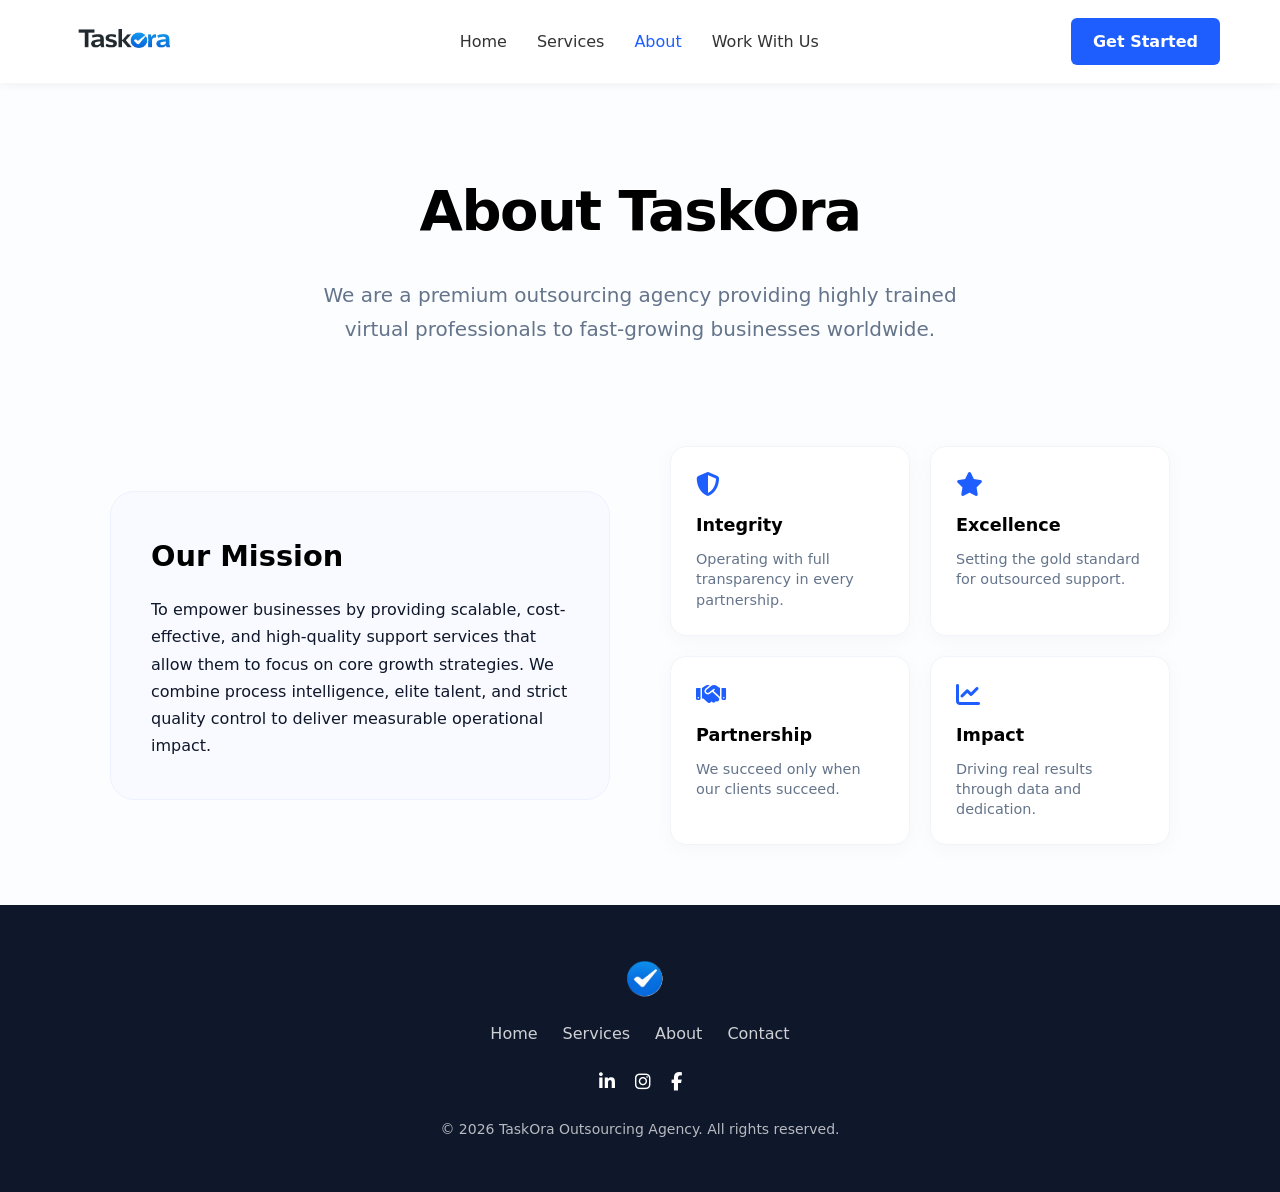
<file: about.html>
<!DOCTYPE html>
<html lang="en">
<head>
    <meta charset="UTF-8">
    <meta name="viewport" content="width=device-width, initial-scale=1.0">
    <title>TaskOra | About Us</title>
    <link rel="stylesheet" href="https://cdnjs.cloudflare.com/ajax/libs/font-awesome/6.5.1/css/all.min.css">
      <link rel="icon" type="image/png" href="favicon.png">
    <style>
        /* ---------- MOBILE FIX + RESPONSIVE IMAGES ---------- */

img{
max-width:100%;
height:auto;
display:block;
}

/* MOBILE RESPONSIVE FIX */
@media (max-width:768px){

nav{
padding:12px 20px;
}

.nav-links{
display:none;
}

.cta-nav{
padding:10px 16px;
font-size:0.85rem;
}

/* HERO FIX */
.hero{
padding:110px 20px 70px;
}

.hero h1{
font-size:2.2rem;
line-height:1.2;
}

.hero p{
font-size:1rem;
padding:0 10px;
}

/* FEATURES */
.features-header{
padding:60px 20px 20px;
}

.features{
padding:0 20px 60px;
gap:20px;
}

.feature{
padding:30px 20px;
}

/* SERVICES GRID */
.grid{
grid-template-columns:1fr;
gap:20px;
}

.card{
padding:25px;
}

/* PROCESS SECTION */
.steps{
grid-template-columns:1fr;
gap:25px;
}

/* STATS */
.stats{
padding:60px 20px;
}

.stat-number{
font-size:2.4rem;
}

/* FOOTER */
footer{
padding:40px 20px 20px;
}

.footer-links{
flex-direction:column;
gap:10px;
}

}
  /* MOBILE OPTIMIZATION */
@media (max-width:768px){

nav{
padding:12px 20px;
}

.nav-links{
display:flex;
gap:15px;
font-size:14px;
}

.cta-nav{
padding:10px 16px;
font-size:0.85rem;
}

.hero{
padding:120px 20px 80px;
}

.hero h1{
font-size:2.2rem;
letter-spacing:-1px;
}

.hero p{
font-size:1rem;
padding:0 10px;
}

.features-header{
padding:60px 20px 20px;
}

.features{
padding:0 20px 60px;
gap:20px;
}

.feature{
padding:30px 20px;
}

.how-it-works{
padding:60px 20px;
}

.steps{
grid-template-columns:1fr;
gap:25px;
}

.stats{
padding:60px 20px;
}

.stat-number{
font-size:2.5rem;
}

footer{
padding:40px 20px 20px;
}

.footer-links{
flex-direction:column;
gap:10px;
}

}
        :root {
            --primary: #1e5eff;
            --primary-dark: #1a1a1a;
            --text-dark: #0f172a;
            --text-muted: #64748b;
            --pure-black: #000000;
        }

        * {
            margin: 0;
            padding: 0;
            box-sizing: border-box;
            font-family: 'Inter', system-ui, -apple-system, sans-serif;
        }

        body {
            background: #fcfdfe;
            color: var(--text-dark);
            line-height: 1.7;
        }

        /* Navigation Style Consistency */
        nav {
            display: flex;
            align-items: center;
            justify-content: space-between;
            padding: 18px 60px;
            background: white;
            box-shadow: 0 2px 10px rgba(0,0,0,0.05);
            position: sticky;
            top: 0;
            z-index: 1000;
        }

        .nav-logo img { height: 45px; }
        .nav-links { display: flex; gap: 30px; }
        .nav-links a { text-decoration: none; color: #333; font-weight: 500; transition: 0.3s; }
        .nav-links a:hover, .nav-links a.current { color: var(--primary); }
        .cta-nav { background: var(--primary); color: white !important; padding: 10px 22px; border-radius: 6px; text-decoration: none; font-weight: 600; }

        /* Hero Section */
        .about-hero {
            max-width: 900px;
            margin: auto;
            padding: 80px 20px 40px;
            text-align: center;
        }

        .about-hero h1 {
            font-size: clamp(2.5rem, 5vw, 3.5rem);
            font-weight: 800;
            letter-spacing: -1.5px;
            /* Changed from gradient to Black */
            color: var(--pure-black);
            margin-bottom: 20px;
        }

        .lead-text {
            font-size: 1.25rem;
            color: var(--text-muted);
            max-width: 700px;
            margin: auto;
        }

        /* Mission & Values Grid */
        .content-section {
            max-width: 1100px;
            margin: 60px auto;
            padding: 0 20px;
            display: grid;
            grid-template-columns: 1fr 1fr;
            gap: 60px;
            align-items: center;
        }

        .mission-box {
            background: #f8faff;
            padding: 40px;
            border-radius: 24px;
            border: 1px solid #eef2ff;
        }

        .mission-box h2 {
            /* Changed from Primary Blue to Black */
            color: var(--pure-black);
            margin-bottom: 15px;
            font-size: 1.8rem;
            font-weight: 700;
        }

        .values-grid {
            display: grid;
            grid-template-columns: 1fr 1fr;
            gap: 20px;
        }

        .value-card {
            background: white;
            padding: 25px;
            border-radius: 16px;
            box-shadow: 0 4px 20px rgba(0,0,0,0.03);
            border: 1px solid #f1f5f9;
            transition: 0.3s;
        }

        .value-card:hover {
            transform: translateY(-5px);
            border-color: var(--primary);
        }

        .value-card i {
            color: var(--primary);
            font-size: 1.5rem;
            margin-bottom: 15px;
            display: block;
        }

        .value-card h4 {
            margin-bottom: 8px;
            font-size: 1.1rem;
            color: var(--pure-black);
        }

        .value-card p {
            font-size: 0.9rem;
            color: var(--text-muted);
            line-height: 1.4;
        }

        /* Stats Section Enhancements */
        .stats-enhanced {
            background: var(--text-dark);
            color: white;
            padding: 80px 20px;
            display: flex;
            justify-content: center;
            flex-wrap: wrap;
            gap: 60px;
            margin-top: 40px;
        }

        .stat-item {
            text-align: center;
            min-width: 150px;
        }

        .stat-number-enhanced {
            display: block;
            font-size: 3rem;
            font-weight: 800;
            color: #38bdf8;
            margin-bottom: 5px;
        }

        .stat-label-enhanced {
            text-transform: uppercase;
            letter-spacing: 1px;
            font-size: 0.85rem;
            opacity: 0.8;
        }

        /* Responsive */
        @media (max-width: 850px) {
            .content-section { grid-template-columns: 1fr; }
            .nav-links { display: none; }
            nav { padding: 15px 30px; }
            .stats-enhanced { gap: 30px; }
        }

        /* FOOTER PRESERVATION */
        footer {
            background: #0f172a;
            color: white;
            padding: 50px 20px;
            margin-top: 0;
        }
        .footer-content {
            max-width: 1100px;
            margin: auto;
            display: flex;
            flex-direction: column;
            align-items: center;
            gap: 20px;
        }
        .footer-logo { height: 45px; }
        .footer-links { display: flex; gap: 25px; }
        .footer-links a { color: white; text-decoration: none; opacity: 0.8; }
        .footer-links a:hover { opacity: 1; }
        .social-icons { display: flex; gap: 20px; font-size: 18px; }
        .social-icons a { color: white; }
        .copyright { text-align: center; margin-top: 20px; opacity: 0.7; font-size: 14px; }
    </style>
</head>
<body>

    <nav>
        <div class="nav-logo">
            <a href="index.html">
                <img src="p3.png" alt="TaskCore Logo">
            </a>
        </div>
        <div class="nav-links">
            <a href="index.html">Home</a>
            <a href="services.html">Services</a>
            <a href="about.html" class="current">About</a>
            <a href="contact.html">Work With Us</a>
        </div>
        <a href="contact.html" class="cta-nav">Get Started</a>
    </nav>

    <header class="about-hero">
        <h1>About TaskOra</h1>
        <p class="lead-text">
            We are a premium outsourcing agency providing highly trained virtual professionals to fast-growing businesses worldwide.
        </p>
    </header>

    <section class="content-section">
        <div class="mission-box">
            <h2>Our Mission</h2>
            <p>To empower businesses by providing scalable, cost-effective, and high-quality support services that allow them to focus on core growth strategies. We combine process intelligence, elite talent, and strict quality control to deliver measurable operational impact.</p>
        </div>

        <div class="values-grid">
            <div class="value-card">
                <i class="fas fa-shield-alt"></i>
                <h4>Integrity</h4>
                <p>Operating with full transparency in every partnership.</p>
            </div>
            <div class="value-card">
                <i class="fas fa-star"></i>
                <h4>Excellence</h4>
                <p>Setting the gold standard for outsourced support.</p>
            </div>
            <div class="value-card">
                <i class="fas fa-handshake"></i>
                <h4>Partnership</h4>
                <p>We succeed only when our clients succeed.</p>
            </div>
            <div class="value-card">
                <i class="fas fa-chart-line"></i>
                <h4>Impact</h4>
                <p>Driving real results through data and dedication.</p>
            </div>
        </div>
    </section>
<footer>
    <div class="footer-content">
        <img class="footer-logo" src="p5.png" alt="Taskora Logo">
        <div class="footer-links">
            <a href="index.html">Home</a>
            <a href="services.html">Services</a>
            <a href="about.html">About</a>
            <a href="contact.html">Contact</a>
        </div>
       <div class="social-icons">
            <a href="https://www.linkedin.com/in/taskora-undefined-a011b73b6/"target="_blank"rel="noopener"><i class="fab fa-linkedin-in"></i></a>
            <a href="https://www.instagram.com/taskcore.agency?igsh=dGJucmx0OGR5Nzl0"target="_blank"rel="noopener"><i class="fab fa-instagram"></i></a>
            <a href="https://www.facebook.com/profile.php?id=61585545254687"target="_blank"rel="noopener"><i class="fab fa-facebook-f"></i></a>
        </div>
    </div>
    <div class="copyright">
        <p>&copy; 2026 TaskOra Outsourcing Agency. All rights reserved.</p>
    </div>
</footer>


    <script>
        const observerOptions = { threshold: 0.5 };
        const observer = new IntersectionObserver((entries) => {
            entries.forEach(entry => {
                if(entry.isIntersecting) {
                    const stat = entry.target;
                    const endVal = parseInt(stat.getAttribute('data-val'));
                    let startVal = 0;
                    const duration = 1500;
                    const step = endVal / (duration / 16);

                    const animate = () => {
                        startVal += step;
                        if(startVal < endVal) {
                            stat.innerText = Math.floor(startVal) + (endVal === 99 || endVal === 40 ? '%' : (endVal === 50 ? '+' : ''));
                            requestAnimationFrame(animate);
                        } else {
                            stat.innerText = endVal + (endVal === 99 || endVal === 40 ? '%' : (endVal === 50 ? '+' : ''));
                        }
                    };
                    animate();
                    observer.unobserve(stat);
                }
            });
        }, observerOptions);

        document.querySelectorAll('.stat-number-enhanced').forEach(el => observer.observe(el));
    </script>
    <style>
    /* REDESIGNED CARDS SECTION */
    .features {
        display: grid;
        grid-template-columns: repeat(auto-fit, minmax(300px, 1fr));
        gap: 40px;
        padding: 40px 10% 100px;
        background: var(--bg);
    }

    .feature {
        position: relative;
        padding: 60px 40px 45px;
        background: #ffffff;
        border-radius: 30px;
        border: 1px solid rgba(0, 74, 173, 0.08);
        transition: all 0.5s cubic-bezier(0.23, 1, 0.32, 1);
        display: flex;
        flex-direction: column;
        align-items: flex-start; /* Left aligned for a professional look */
        text-align: left;
        overflow: hidden;
    }

    /* Decorative background element that appears on hover */
    .feature::before {
        content: '';
        position: absolute;
        top: -50%;
        right: -50%;
        width: 100%;
        height: 100%;
        background: radial-gradient(circle, rgba(0, 212, 255, 0.1) 0%, transparent 70%);
        transition: all 0.6s ease;
        z-index: 0;
    }

    .feature:hover {
        transform: translateY(-15px);
        box-shadow: 0 30px 60px rgba(0, 74, 173, 0.12);
        border-color: var(--primary);
    }

    .feature:hover::before {
        top: -20%;
        right: -20%;
    }

    /* Icon redesign: Floating Glass Style */
    .feature-icon {
        position: relative;
        z-index: 1;
        width: 65px;
        height: 65px;
        background: var(--primary);
        color: #fff;
        display: flex;
        align-items: center;
        justify-content: center;
        border-radius: 20px;
        font-size: 1.8rem;
        margin-bottom: 30px;
        box-shadow: 0 10px 20px rgba(0, 74, 173, 0.2);
        transition: all 0.4s ease;
    }

    .feature:hover .feature-icon {
        transform: scale(1.1) rotate(-5deg);
        background: var(--primary-dark);
        box-shadow: 0 15px 30px rgba(6, 17, 33, 0.3);
    }

    .feature h3 {
        position: relative;
        z-index: 1;
        font-size: 1.5rem;
        font-weight: 800;
        color: var(--primary-dark);
        margin-bottom: 15px;
        letter-spacing: -0.5px;
    }

    .feature p {
        position: relative;
        z-index: 1;
        color: var(--muted);
        line-height: 1.7;
        font-size: 1rem;
        margin-bottom: 25px;
    }

    /* Interactive "Learn More" link */
    .feature-link {
        position: relative;
        z-index: 1;
        font-weight: 700;
        font-size: 0.9rem;
        color: var(--primary);
        display: flex;
        align-items: center;
        gap: 8px;
        text-decoration: none;
        opacity: 0;
        transform: translateX(-10px);
        transition: all 0.4s ease;
    }

    .feature:hover .feature-link {
        opacity: 1;
        transform: translateX(0);
    }

    .feature-link i {
        font-size: 0.8rem;
        transition: transform 0.3s ease;
    }

    .feature:hover .feature-link i {
        transform: translateX(5px);
    }
</style>

</body>
</html>
</file>
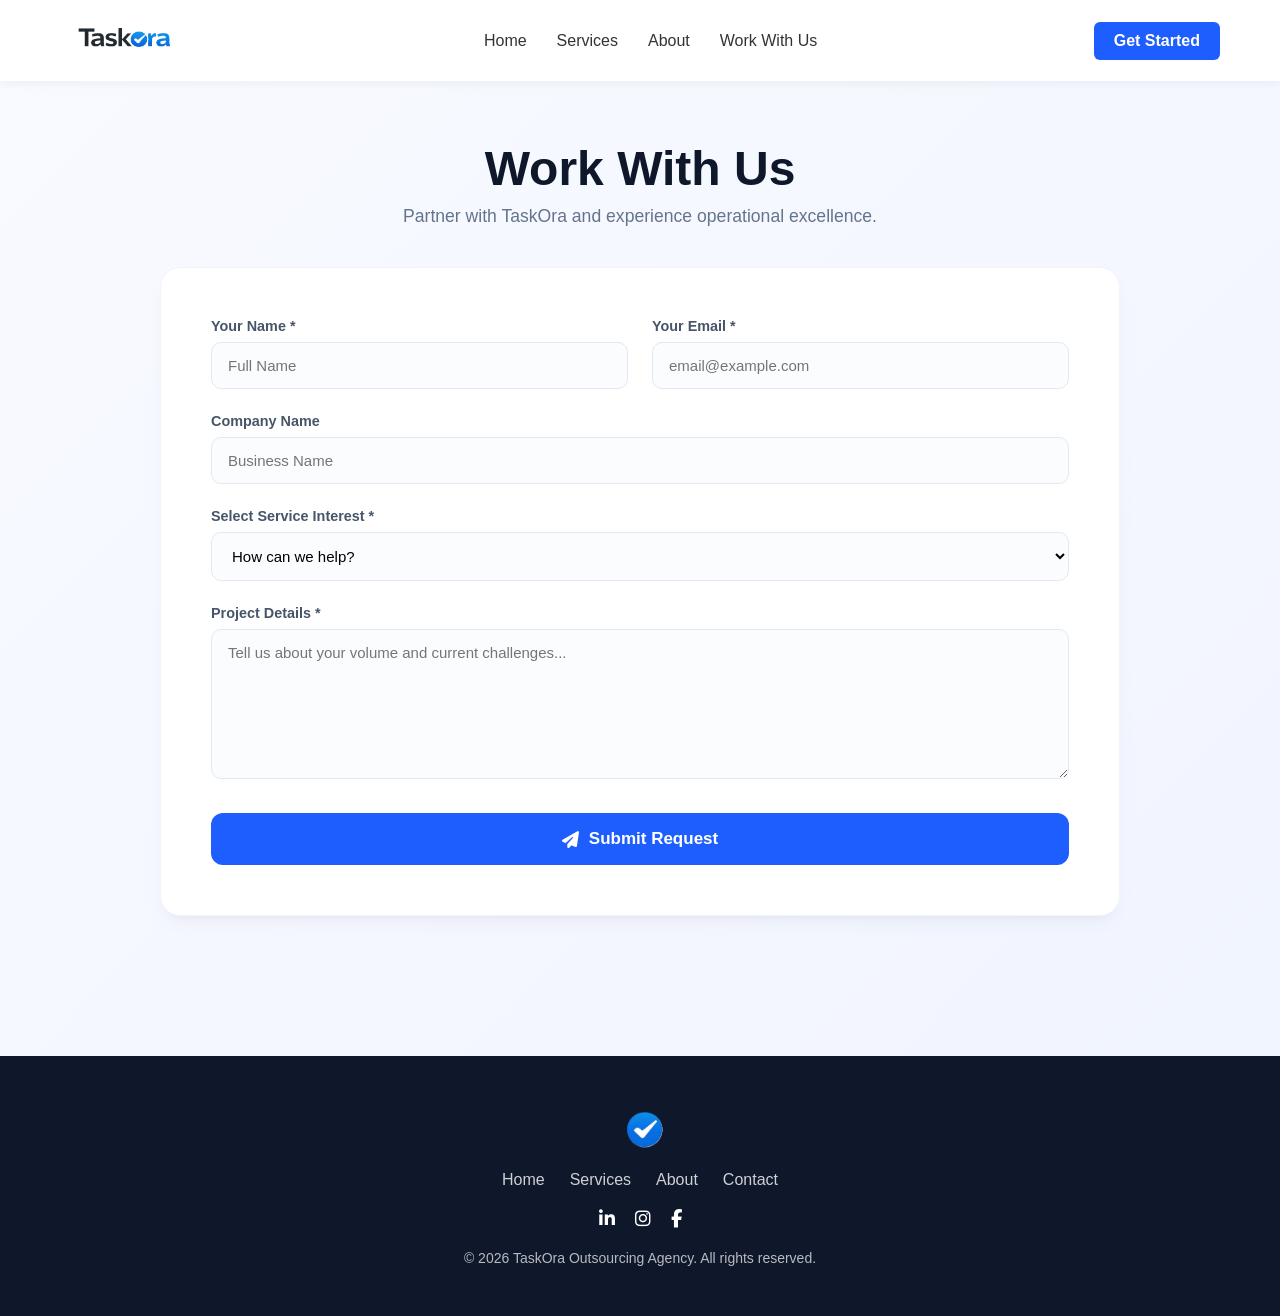
<file: contact.html>
<!DOCTYPE html>
<html lang="en">
<head>
<meta charset="UTF-8">
<meta name="viewport" content="width=device-width, initial-scale=1.0">
<title>TaskOra | Work With Us</title>
<link rel="stylesheet" href="https://cdnjs.cloudflare.com/ajax/libs/font-awesome/6.5.1/css/all.min.css">
  <link rel="icon" type="image/png" href="favicon.png">
<style>
      /* MOBILE OPTIMIZATION */
@media (max-width:768px){

nav{
padding:12px 20px;
}
.nav-links{
display:flex;
gap:15px;
font-size:14px;
}

.cta-nav{
padding:10px 16px;
font-size:0.85rem;
}

.hero{
padding:120px 20px 80px;
}

.hero h1{
font-size:2.2rem;
letter-spacing:-1px;
}

.hero p{
font-size:1rem;
padding:0 10px;
}

.features-header{
padding:60px 20px 20px;
}

.features{
padding:0 20px 60px;
gap:20px;
}

.feature{
padding:30px 20px;
}

.how-it-works{
padding:60px 20px;
}

.steps{
grid-template-columns:1fr;
gap:25px;
}

.stats{
padding:60px 20px;
}

.stat-number{
font-size:2.5rem;
}

footer{
padding:40px 20px 20px;
}

.footer-links{
flex-direction:column;
gap:10px;
}

}
    /* ---------- MOBILE FIX + RESPONSIVE IMAGES ---------- */

img{
max-width:100%;
height:auto;
display:block;
}

/* MOBILE RESPONSIVE FIX */
@media (max-width:768px){

nav{
padding:12px 20px;
}

.nav-links{
display:none;
}

.cta-nav{
padding:10px 16px;
font-size:0.85rem;
}

/* HERO FIX */
.hero{
padding:110px 20px 70px;
}

.hero h1{
font-size:2.2rem;
line-height:1.2;
}

.hero p{
font-size:1rem;
padding:0 10px;
}

/* FEATURES */
.features-header{
padding:60px 20px 20px;
}

.features{
padding:0 20px 60px;
gap:20px;
}

.feature{
padding:30px 20px;
}

/* SERVICES GRID */
.grid{
grid-template-columns:1fr;
gap:20px;
}

.card{
padding:25px;
}

/* PROCESS SECTION */
.steps{
grid-template-columns:1fr;
gap:25px;
}

/* STATS */
.stats{
padding:60px 20px;
}

.stat-number{
font-size:2.4rem;
}

/* FOOTER */
footer{
padding:40px 20px 20px;
}

.footer-links{
flex-direction:column;
gap:10px;
}

}
/* Global Styles */
*{
    margin:0;
    padding:0;
    box-sizing:border-box;
    font-family: 'Inter', -apple-system, BlinkMacSystemFont, "Segoe UI", Roboto, sans-serif;
}

body{
    background: linear-gradient(135deg,#f8faff,#f0f4ff);
    color:#1a1a1a;
}

/* Nav Section */
nav{
    display:flex;
    align-items:center;
    justify-content:space-between;
    padding:18px 60px;
    background:white;
    box-shadow:0 2px 10px rgba(0,0,0,0.05);
}

.nav-logo img{ height:45px; }

.nav-links{ display:flex; gap:30px; }

.nav-links a{
    text-decoration:none;
    color:#333;
    font-weight:500;
    transition: 0.3s;
}

.nav-links a:hover{ color:#1e5eff; }

.cta-nav{
    background:#1e5eff;
    color:white;
    padding:10px 20px;
    border-radius:6px;
    text-decoration:none;
    font-weight:600;
}

/* Main Page Content */
.page{
    max-width:1000px;
    margin:auto;
    padding:60px 20px;
    text-align:center;
}

.page h1{
    font-size:3rem;
    margin-bottom:10px;
    color: #0f172a;
    font-weight: 800;
}

.page p{
    color:#64748b;
    margin-bottom:40px;
    font-size: 1.1rem;
}

/* THE IMPROVED FORM */
.form-container {
    background: white;
    padding: 50px;
    border-radius: 20px;
    box-shadow: 0 10px 25px -5px rgba(0, 0, 0, 0.04), 0 8px 10px -6px rgba(0, 0, 0, 0.04);
    border: 1px solid #f1f5f9;
}

.form {
    display: grid;
    grid-template-columns: repeat(2, 1fr); /* Two columns */
    gap: 24px;
    text-align: left;
}

/* Full width for specific fields */
.full-width {
    grid-column: span 2;
}

.field-group {
    display: flex;
    flex-direction: column;
    gap: 8px;
}

.field-group label {
    font-size: 0.9rem;
    font-weight: 600;
    color: #475569;
}

.form input,
.form select,
.form textarea {
    width: 100%;
    padding: 14px 16px;
    border-radius: 10px;
    border: 1.5px solid #e2e8f0;
    font-size: 15px;
    background: #fbfcfe;
    transition: all 0.3s ease;
}

.form textarea {
    min-height: 150px;
}

.form input:focus,
.form select:focus,
.form textarea:focus {
    outline: none;
    border-color: #1e5eff;
    background: white;
    box-shadow: 0 0 0 4px rgba(30, 94, 255, 0.1);
}

.form button {
    grid-column: span 2;
    background: #1e5eff;
    color: white;
    padding: 16px;
    border: none;
    border-radius: 12px;
    font-size: 17px;
    font-weight: 700;
    cursor: pointer;
    transition: all 0.3s;
    margin-top: 10px;
    display: flex;
    align-items: center;
    justify-content: center;
    gap: 10px;
}

.form button:hover {
    background: #0047cc;
    transform: translateY(-2px);
    box-shadow: 0 10px 20px rgba(30, 94, 255, 0.2);
}

#successMessage {
    display: none;
    margin-top: 30px;
    padding: 40px;
    background: #f0fdf4;
    color: #166534;
    border-radius: 20px;
    border: 1px solid #bbf7d0;
}

#successMessage i {
    font-size: 3rem;
    margin-bottom: 15px;
    color: #22c55e;
}

/* FOOTER - DO NOT CHANGE */
footer{
background:#0f172a;
color:white;
padding:50px 20px;
margin-top:80px;
}

.footer-content{
max-width:1100px;
margin:auto;
display:flex;
flex-direction:column;
align-items:center;
gap:20px;
}

.footer-logo{
height:45px;
}

.footer-links{
display:flex;
gap:25px;
}

.footer-links a{
color:white;
text-decoration:none;
opacity:0.8;
}

.footer-links a:hover{
opacity:1;
}

.social-icons{
display:flex;
gap:20px;
font-size:18px;
}

.social-icons a{
color:white;
}

.copyright{
text-align:center;
margin-top:20px;
opacity:0.7;
font-size:14px;
}

/* Responsive Fix for form columns */
@media (max-width: 768px) {
    .form {
        grid-template-columns: 1fr;
    }
    .full-width {
        grid-column: span 1;
    }
    nav { padding: 15px 25px; }
    .nav-links { display: none; }
}
</style>
</head>

<body>

<nav>
    <div class="nav-logo">
        <a href="index.html">
            <img src="p3.png" alt="Taskora Logo">
        </a>
    </div>

    <div class="nav-links">
        <a href="index.html">Home</a>
        <a href="services.html">Services</a>
        <a href="about.html">About</a>
        <a href="contact.html">Work With Us</a>
    </div>

    <a href="contact.html" class="cta-nav">Get Started</a>
</nav>

<section class="page">
    <h1>Work With Us</h1>
    <p>Partner with TaskOra and experience operational excellence.</p>

    <div class="form-container">
        <form id="contactForm" class="form">
            <div class="field-group">
                <label>Your Name *</label>
                <input type="text" name="name" placeholder="Full Name" required>
            </div>

            <div class="field-group">
                <label>Your Email *</label>
                <input type="email" name="email" placeholder="email@example.com" required>
            </div>

            <div class="field-group full-width">
                <label>Company Name</label>
                <input type="text" name="company" placeholder="Business Name">
            </div>

            <div class="field-group full-width">
                <label>Select Service Interest *</label>
                <select name="service" required>
                    <option value="" disabled selected>How can we help?</option>
                    <option value="live_chat">Live Chat Support</option>
                    <option value="taxi_booking">Taxi Booking & Dispatch</option>
                    <option value="truck_dispatch">Truck Dispatching</option>
                    <option value="phone_support">Phone Support</option>
                    <option value="admin_tasks">Administrative Tasks</option>
                    <option value="other">Other</option>
                </select>
            </div>

            <div class="field-group full-width">
                <label>Project Details *</label>
                <textarea name="message" placeholder="Tell us about your volume and current challenges..." required></textarea>
            </div>

            <button type="submit">
                <i class="fa-solid fa-paper-plane"></i> Submit Request
            </button>
        </form>

        <div id="successMessage">
            <i class="fas fa-check-circle"></i>
            <h3>Thank You!</h3>
            <p>We’ve received your request. A member of our team will contact you within 48 hours.</p>
        </div>
    </div>
</section>

<footer>
    <div class="footer-content">
        <img class="footer-logo" src="p5.png" alt="Taskora Logo">
        <div class="footer-links">
            <a href="index.html">Home</a>
            <a href="services.html">Services</a>
            <a href="about.html">About</a>
            <a href="contact.html">Contact</a>
        </div>
       <div class="social-icons">
            <a href="www.linkedin.com/in/taskora-agency-a011b73b6"target="_blank"rel="noopener"><i class="fab fa-linkedin-in"></i></a>
            <a href="https://www.instagram.com/taskcore.agency?igsh=dGJucmx0OGR5Nzl0"target="_blank"rel="noopener"><i class="fab fa-instagram"></i></a>
            <a href="https://www.facebook.com/profile.php?id=61585545254687"target="_blank"rel="noopener"><i class="fab fa-facebook-f"></i></a>
        </div>
    </div>
    <div class="copyright">
        <p>&copy; 2026 TaskOra Outsourcing Agency. All rights reserved.</p>
    </div>
</footer>

<script>
const form = document.getElementById('contactForm');
const successMsg = document.getElementById('successMessage');

form.addEventListener('submit', function(e){
    e.preventDefault();
    
    // Simulate loading
    const btn = form.querySelector('button');
    btn.innerHTML = "Sending...";
    btn.style.opacity = "0.7";
    
    setTimeout(() => {
        form.style.display = "none";
        successMsg.style.display = "block";
        successMsg.scrollIntoView({ behavior: "smooth", block: "center" });
    }, 1000);
});
</script>

</body>
</html>
</file>
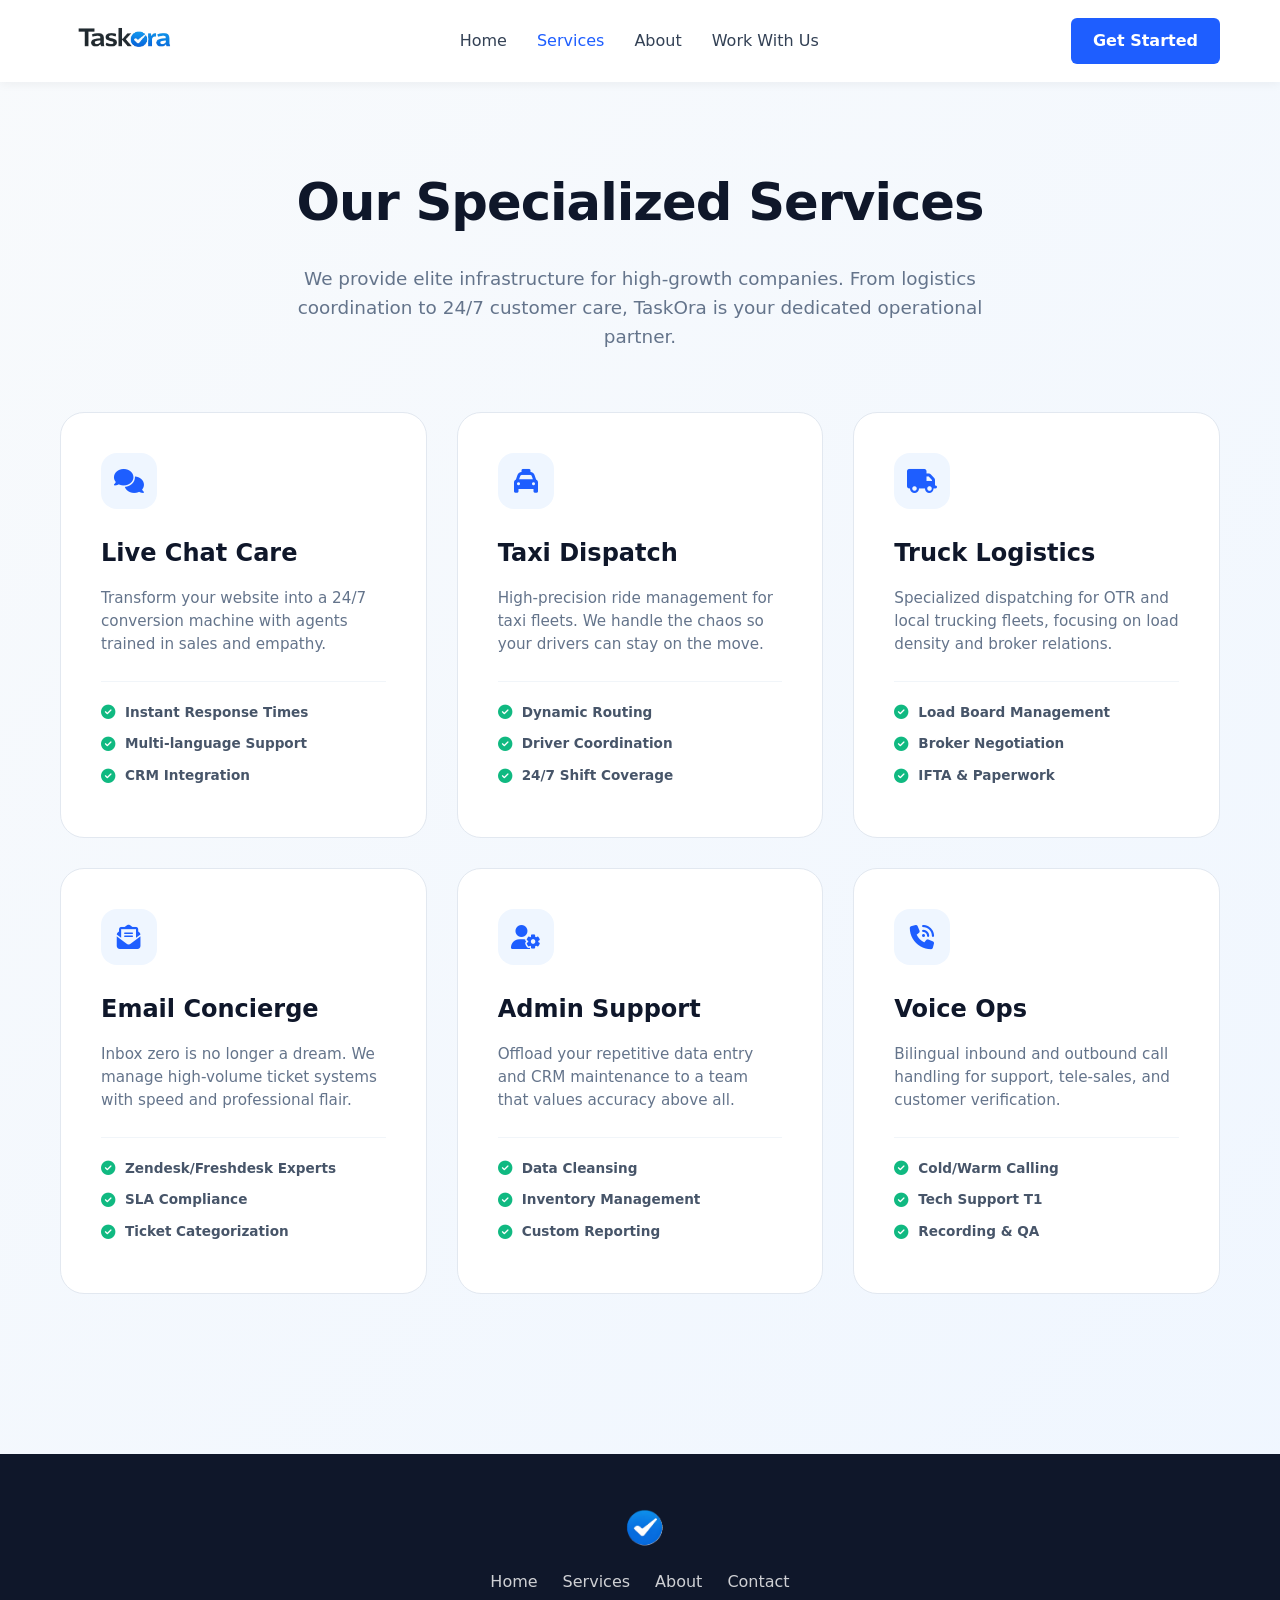
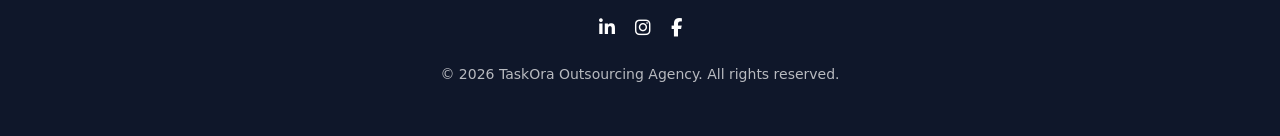
<file: services.html>
<!DOCTYPE html>
<html lang="en">
<head>
    <meta charset="UTF-8">
    <meta name="viewport" content="width=device-width, initial-scale=1.0">
    <title>TaskOra| Specialized Services</title>
    <link rel="stylesheet" href="https://cdnjs.cloudflare.com/ajax/libs/font-awesome/6.5.1/css/all.min.css">
     <link rel="icon" type="image/png" href="favicon.png">
   <style>
        /* ---------- MOBILE FIX + RESPONSIVE IMAGES ---------- */

img{
max-width:100%;
height:auto;
display:block;
}

/* MOBILE RESPONSIVE FIX */
@media (max-width:768px){

nav{
padding:12px 20px;
}

.nav-links{
display:none;
}

.cta-nav{
padding:10px 16px;
font-size:0.85rem;
}

/* HERO FIX */
.hero{
padding:110px 20px 70px;
}

.hero h1{
font-size:2.2rem;
line-height:1.2;
}

.hero p{
font-size:1rem;
padding:0 10px;
}

/* FEATURES */
.features-header{
padding:60px 20px 20px;
}

.features{
padding:0 20px 60px;
gap:20px;
}

.feature{
padding:30px 20px;
}

/* SERVICES GRID */
.grid{
grid-template-columns:1fr;
gap:20px;
}

.card{
padding:25px;
}

/* PROCESS SECTION */
.steps{
grid-template-columns:1fr;
gap:25px;
}

/* STATS */
.stats{
padding:60px 20px;
}

.stat-number{
font-size:2.4rem;
}

/* FOOTER */
footer{
padding:40px 20px 20px;
}

.footer-links{
flex-direction:column;
gap:10px;
}

}
        /* MOBILE OPTIMIZATION */
@media (max-width:768px){

nav{
padding:12px 20px;
}

.nav-links{
display:flex;
gap:15px;
font-size:14px;
}

.page{
padding:40px 20px;
}

.page h1{
font-size:2rem;
}

.page p.lead{
font-size:1rem;
margin-bottom:40px;
}

.grid{
grid-template-columns:1fr;
gap:20px;
}

.card{
padding:25px;
}

.card h3{
font-size:1.3rem;
}

.features-list li{
font-size:0.8rem;
}

.footer-links{
flex-direction:column;
gap:10px;
}

}
        /* Global & Layout Refinements */
        * {
            margin: 0;
            padding: 0;
            box-sizing: border-box;
            font-family: 'Inter', system-ui, -apple-system, sans-serif;
        }

        body {
            background: linear-gradient(135deg, #f8fafc 0%, #eff6ff 100%);
            color: #1e293b;
            line-height: 1.6;
        }

        /* Nav */
        nav {
            display: flex;
            align-items: center;
            justify-content: space-between;
            padding: 18px 60px;
            background: white;
            box-shadow: 0 2px 10px rgba(0,0,0,0.05);
            position: sticky;
            top: 0;
            z-index: 1000;
        }

        .nav-logo img { height: 45px; }
        .nav-links { display: flex; gap: 30px; }
        .nav-links a {
            text-decoration: none;
            color: #334155;
            font-weight: 500;
            transition: 0.3s;
        }
        .nav-links a.current, .nav-links a:hover { color: #1e5eff; }

        .cta-nav {
            background: #1e5eff;
            color: white !important;
            padding: 10px 22px;
            border-radius: 6px;
            text-decoration: none;
            font-weight: 600;
            transition: 0.3s;
        }

        /* Page Header */
        .page {
            max-width: 1200px;
            margin: auto;
            padding: 80px 20px;
            text-align: center;
        }

        .page h1 {
            font-size: clamp(2.2rem, 5vw, 3.2rem);
            font-weight: 800;
            margin-bottom: 20px;
            color: #0f172a;
            letter-spacing: -1px;
        }

        .page p.lead {
            max-width: 700px;
            margin: 0 auto 60px;
            color: #64748b;
            font-size: 1.15rem;
        }

        /* UPDATED SERVICE GRID */
        .grid {
            display: grid;
            grid-template-columns: repeat(auto-fit, minmax(340px, 1fr));
            gap: 30px;
        }

        .card {
            background: white;
            padding: 40px;
            border-radius: 24px;
            text-align: left;
            transition: all 0.4s cubic-bezier(0.165, 0.84, 0.44, 1);
            border: 1px solid #e2e8f0;
            position: relative;
            display: flex;
            flex-direction: column;
        }

        .card:hover {
            transform: translateY(-12px);
            box-shadow: 0 30px 60px -12px rgba(30, 94, 255, 0.15);
            border-color: #1e5eff;
        }

        /* Card Icon */
        .card i.main-icon {
            font-size: 1.5rem;
            color: #1e5eff;
            background: #eff6ff;
            width: 56px;
            height: 56px;
            display: flex;
            align-items: center;
            justify-content: center;
            border-radius: 16px;
            margin-bottom: 25px;
            transition: 0.3s;
        }

        .card:hover i.main-icon {
            background: #1e5eff;
            color: white;
            box-shadow: 0 10px 20px rgba(30, 94, 255, 0.3);
        }

        .card h3 {
            font-size: 1.5rem;
            font-weight: 700;
            color: #0f172a;
            margin-bottom: 15px;
        }

        .card p.desc {
            font-size: 0.95rem;
            color: #64748b;
            margin-bottom: 25px;
            line-height: 1.5;
        }

        /* Feature List Styles */
        .features-list {
            list-style: none;
            margin-top: auto;
            border-top: 1px solid #f1f5f9;
            padding-top: 20px;
        }

        .features-list li {
            display: flex;
            align-items: center;
            gap: 10px;
            font-size: 0.85rem;
            font-weight: 600;
            color: #475569;
            margin-bottom: 10px;
        }

        .features-list li i {
            color: #10b981;
            font-size: 0.9rem;
        }

        /* Footer - DO NOT CHANGE */
        footer{
            background:#0f172a;
            color:white;
            padding:50px 20px;
            margin-top:80px;
        }
        .footer-content{
            max-width:1100px;
            margin:auto;
            display:flex;
            flex-direction:column;
            align-items:center;
            gap:20px;
        }
        .footer-logo{ height:45px; }
        .footer-links{ display:flex; gap:25px; }
        .footer-links a{
            color:white;
            text-decoration:none;
            opacity:0.8;
        }
        .footer-links a:hover{ opacity:1; }
        .social-icons{ display:flex; gap:20px; font-size:18px; }
        .social-icons a{ color:white; }
        .copyright{
            text-align:center;
            margin-top:20px;
            opacity:0.7;
            font-size:14px;
        }

        @media (max-width: 768px) {
            nav { padding: 15px 25px; }
            .nav-links { display: none; }
            .page { padding-top: 40px; }
            .grid { grid-template-columns: 1fr; }
        }
    </style>
</head>
<body>

    <nav>
        <div class="nav-logo">
            <a href="index.html">
                <img src="p3.png" alt="TaskCore Logo">
            </a>
        </div>
        <div class="nav-links">
            <a href="index.html">Home</a>
            <a href="services.html" class="current">Services</a>
            <a href="about.html">About</a>
            <a href="contact.html">Work With Us</a>
        </div>
        <a href="contact.html" class="cta-nav">Get Started</a>
    </nav>

    <section class="page">
        <h1>Our Specialized Services</h1>
        <p class="lead">We provide elite infrastructure for high-growth companies. From logistics coordination to 24/7 customer care, TaskOra is your dedicated operational partner.</p>

        <div class="grid">
            <div class="card">
                <i class="fas fa-comments main-icon"></i>
                <h3>Live Chat Care</h3>
                <p class="desc">Transform your website into a 24/7 conversion machine with agents trained in sales and empathy.</p>
                <ul class="features-list">
                    <li><i class="fas fa-check-circle"></i> Instant Response Times</li>
                    <li><i class="fas fa-check-circle"></i> Multi-language Support</li>
                    <li><i class="fas fa-check-circle"></i> CRM Integration</li>
                </ul>
            </div>

            <div class="card">
                <i class="fas fa-taxi main-icon"></i>
                <h3>Taxi Dispatch</h3>
                <p class="desc">High-precision ride management for taxi fleets. We handle the chaos so your drivers can stay on the move.</p>
                <ul class="features-list">
                    <li><i class="fas fa-check-circle"></i> Dynamic Routing</li>
                    <li><i class="fas fa-check-circle"></i> Driver Coordination</li>
                    <li><i class="fas fa-check-circle"></i> 24/7 Shift Coverage</li>
                </ul>
            </div>

            <div class="card">
                <i class="fas fa-truck main-icon"></i>
                <h3>Truck Logistics</h3>
                <p class="desc">Specialized dispatching for OTR and local trucking fleets, focusing on load density and broker relations.</p>
                <ul class="features-list">
                    <li><i class="fas fa-check-circle"></i> Load Board Management</li>
                    <li><i class="fas fa-check-circle"></i> Broker Negotiation</li>
                    <li><i class="fas fa-check-circle"></i> IFTA & Paperwork</li>
                </ul>
            </div>

            <div class="card">
                <i class="fas fa-envelope-open-text main-icon"></i>
                <h3>Email Concierge</h3>
                <p class="desc">Inbox zero is no longer a dream. We manage high-volume ticket systems with speed and professional flair.</p>
                <ul class="features-list">
                    <li><i class="fas fa-check-circle"></i> Zendesk/Freshdesk Experts</li>
                    <li><i class="fas fa-check-circle"></i> SLA Compliance</li>
                    <li><i class="fas fa-check-circle"></i> Ticket Categorization</li>
                </ul>
            </div>

            <div class="card">
                <i class="fas fa-user-gear main-icon"></i>
                <h3>Admin Support</h3>
                <p class="desc">Offload your repetitive data entry and CRM maintenance to a team that values accuracy above all.</p>
                <ul class="features-list">
                    <li><i class="fas fa-check-circle"></i> Data Cleansing</li>
                    <li><i class="fas fa-check-circle"></i> Inventory Management</li>
                    <li><i class="fas fa-check-circle"></i> Custom Reporting</li>
                </ul>
            </div>

            <div class="card">
                <i class="fas fa-phone-volume main-icon"></i>
                <h3>Voice Ops</h3>
                <p class="desc">Bilingual inbound and outbound call handling for support, tele-sales, and customer verification.</p>
                <ul class="features-list">
                    <li><i class="fas fa-check-circle"></i> Cold/Warm Calling</li>
                    <li><i class="fas fa-check-circle"></i> Tech Support T1</li>
                    <li><i class="fas fa-check-circle"></i> Recording & QA</li>
                </ul>
            </div>
        </div>
    </section>

 <footer>
    <div class="footer-content">
        <img class="footer-logo" src="p5.png" alt="Taskora Logo">
        <div class="footer-links">
            <a href="index.html">Home</a>
            <a href="services.html">Services</a>
            <a href="about.html">About</a>
            <a href="contact.html">Contact</a>
        </div>
        <div class="social-icons">
            <a href="www.linkedin.com/in/taskora-agency-a011b73b6"target="_blank"rel="noopener"><i class="fab fa-linkedin-in"></i></a>
            <a href="https://www.instagram.com/taskcore.agency?igsh=dGJucmx0OGR5Nzl0"target="_blank"rel="noopener"><i class="fab fa-instagram"></i></a>
            <a href="https://www.facebook.com/profile.php?id=61585545254687"target="_blank"rel="noopener"><i class="fab fa-facebook-f"></i></a>
        </div>
    </div>
    <div class="copyright">
        <p>&copy; 2026 TaskOra Outsourcing Agency. All rights reserved.</p>
    </div>
</footer>

</body>
</html>
</file>
